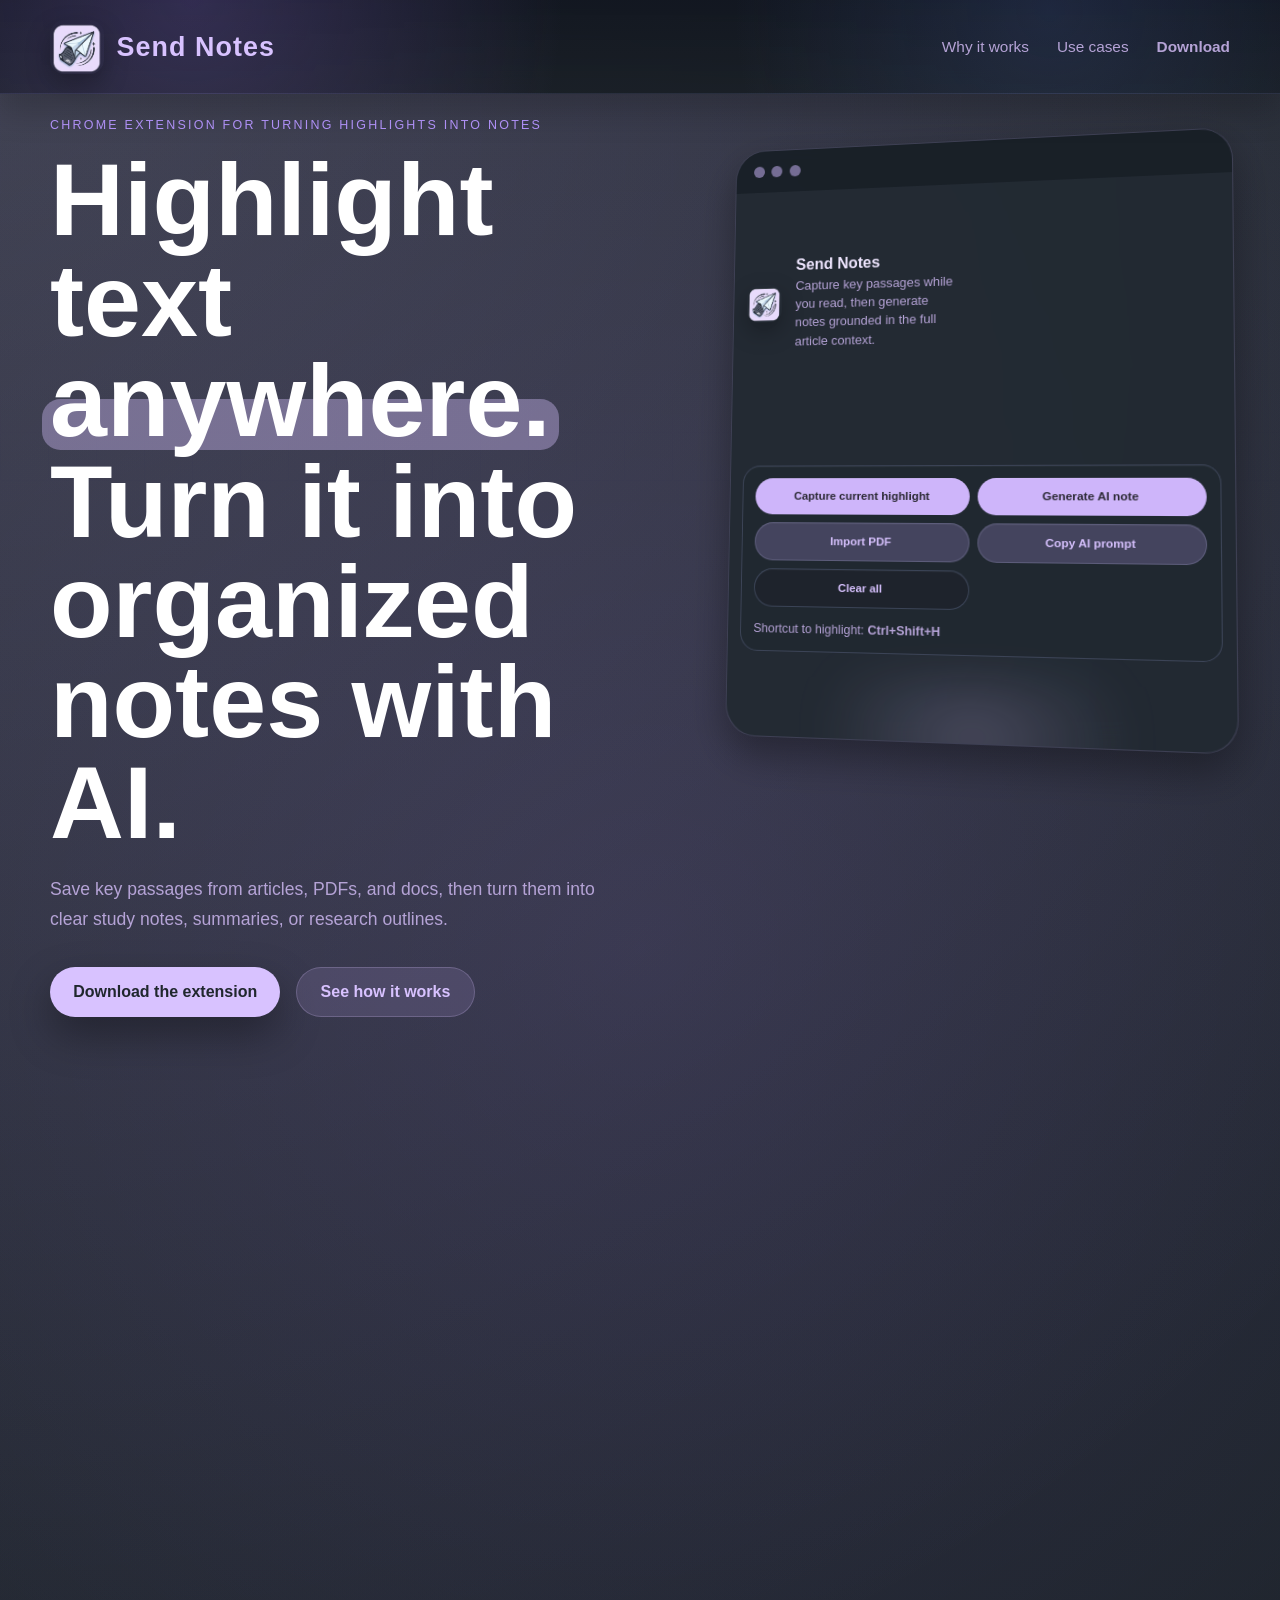
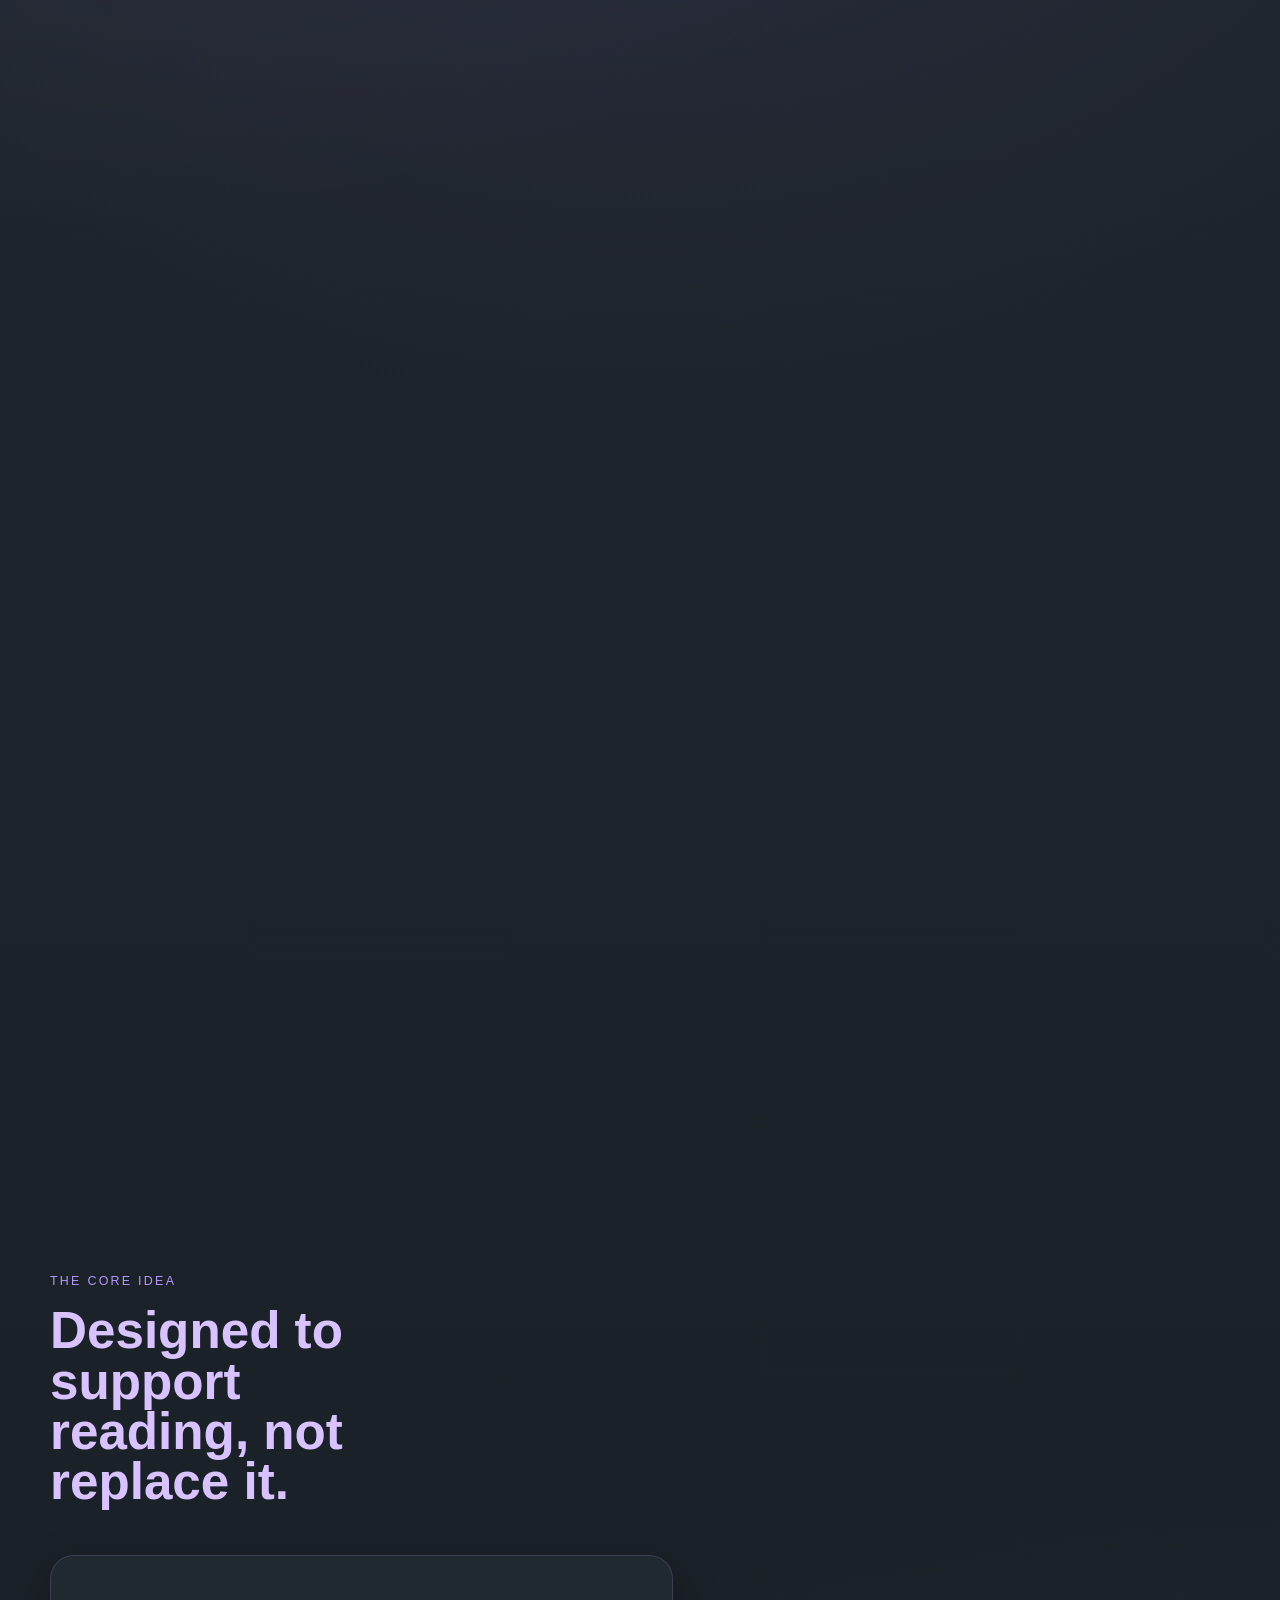
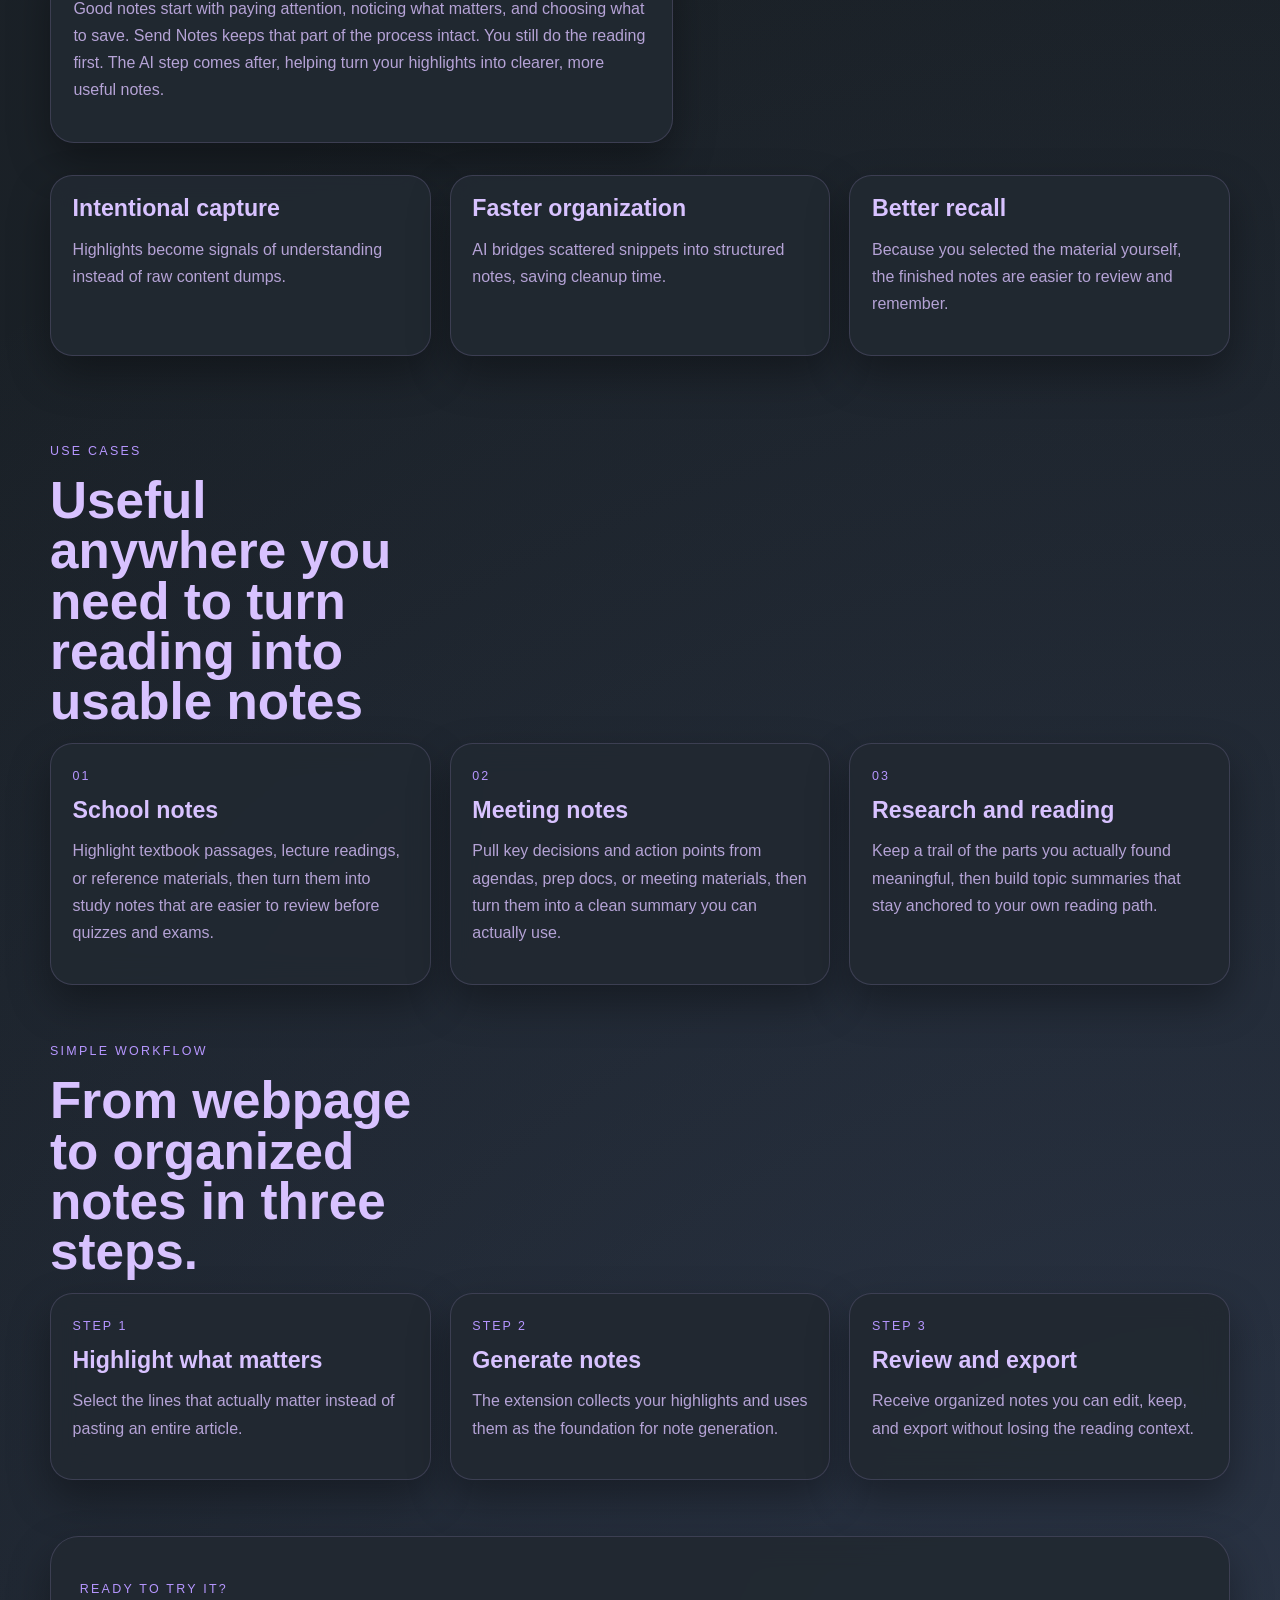
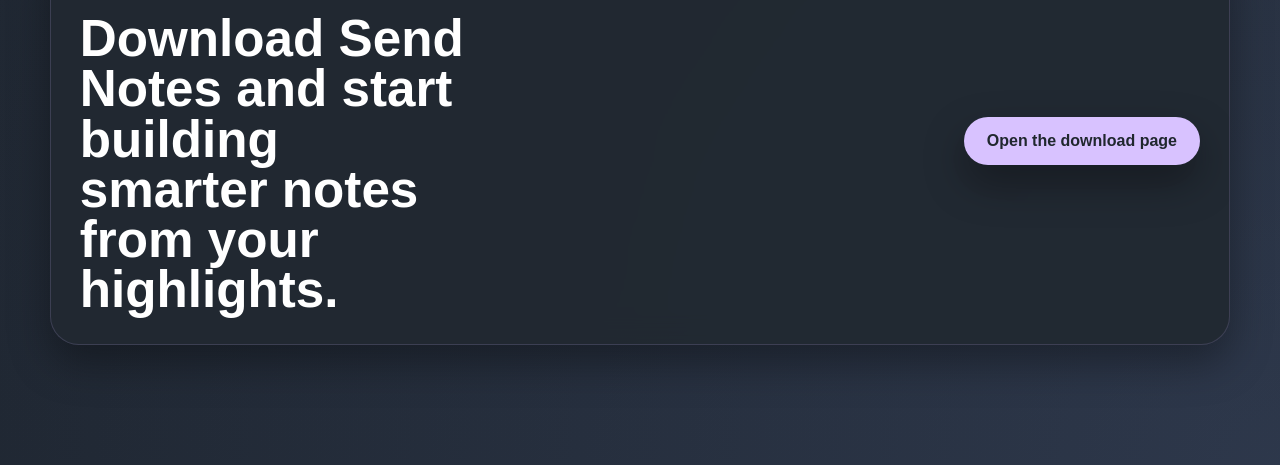
<file: index.html>
<!DOCTYPE html>
<html lang="en">
<head>
  <meta charset="UTF-8">
  <meta name="viewport" content="width=device-width, initial-scale=1.0">
  <title>Send Notes | Highlight less friction, keep the reading</title>
  <meta
    name="description"
    content="Send Notes helps Chrome users turn highlighted text into cohesive AI-assisted notes without skipping the reading process."
  >
  <link rel="stylesheet" href="styles.css">
</head>
<body>
  <div class="page-shell">
    <header class="site-header">
      <a class="brand" href="#top">
        <img class="brand-logo" src="assets/logofin.png" alt="Send Notes logo">
        <span>Send Notes</span>
      </a>
      <nav class="top-nav">
        <a href="#idea">Why it works</a>
        <a href="#use-cases">Use cases</a>
        <a class="nav-download" href="#download">Download</a>
      </nav>
    </header>

    <main id="top">
      <section class="hero-sequence reveal" data-hero-sequence>
        <div class="hero-stage">
          <div class="hero-copy">
            <p class="eyebrow">Chrome extension for turning highlights into notes</p>
            <h1>Highlight text <span class="headline-highlight">anywhere.</span> Turn it into organized notes with AI.</h1>
            <p class="hero-text">
              Save key passages from articles, PDFs, and docs, then turn them into clear study notes, summaries, or research outlines.
            </p>
            <div class="hero-actions">
              <a class="button button-primary" href="#download">Download the extension</a>
              <a class="button button-secondary" href="#idea">See how it works</a>
            </div>
          </div>

          <div class="hero-panel">
            <div class="note-window popup-preview">
              <div class="window-top">
                <span></span><span></span><span></span>
              </div>
              <div class="popup-scroll-shell">
                <div class="popup-scroll-track" data-popup-track>
                  <div class="popup-viewport">

                    <section class="preview-section preview-hero">
                      <div class="mini-brand">
                        <img class="brand-logo brand-logo-small" src="assets/logofin.png" alt="Send Notes logo">
                        <div>
                          <strong>Send Notes</strong>
                          <p class="preview-subtitle">Capture key passages while you read, then generate notes grounded in the full article context.</p>
                        </div>
                      </div>
                    </section>

                    <section class="preview-section preview-panel">
                      <div class="preview-button-grid">
                        <button type="button" class="preview-button preview-button-primary">Capture current highlight</button>
                        <button type="button" class="preview-button preview-button-primary">Generate AI note</button>
                        <button type="button" class="preview-button preview-button-secondary">Import PDF</button>
                        <button type="button" class="preview-button preview-button-secondary">Copy AI prompt</button>
                        <button type="button" class="preview-button preview-button-ghost">Clear all</button>
                      </div>
                      <p class="preview-hint">Shortcut to highlight: <strong>Ctrl+Shift+H</strong></p>
                    </section>

                    <section class="preview-section preview-panel">
                      <div class="preview-disclosure">
                        <strong>AI settings</strong>
                        <span class="preview-plus">+</span>
                      </div>
                    </section>

                    <section class="preview-section preview-panel">
                      <div class="preview-disclosure">
                        <strong>Additional context</strong>
                        <span class="preview-plus">+</span>
                      </div>
                    </section>

                    <section class="preview-section preview-panel">
                      <div class="preview-panel-head">
                        <strong>Sources</strong>
                        <span class="preview-count">0</span>
                      </div>
                      <p class="preview-empty">No imported sources yet.</p>
                    </section>

                    <section class="preview-section preview-panel">
                      <div class="preview-panel-head">
                        <strong>Notes so far</strong>
                        <button type="button" class="preview-export">Export for Word</button>
                      </div>
                      <p class="preview-empty">No notes yet.</p>
                    </section>

                    <section class="preview-section preview-panel">
                      <div class="preview-panel-head">
                        <strong>Captured highlights</strong>
                        <span class="preview-count">0</span>
                      </div>
                      <p class="preview-empty">No highlights captured yet.</p>
                    </section>

                  </div>
                </div>
              </div>
            </div>
          </div>

        </div>
      </section>

      <section id="idea" class="story-grid reveal">
        <div class="section-heading">
          <p class="eyebrow">The core idea</p>
          <h2>Designed to support reading, not replace it.</h2>
        </div>
        <div class="story-card">
          <p>
            Good notes start with paying attention, noticing what matters, and choosing what to save. Send Notes keeps that part of the process intact. You still do the reading first. The AI step comes after, helping turn your highlights into clearer, more useful notes.
          </p>
        </div>
        <div class="principles">
          <article class="principle-card">
            <h3>Intentional capture</h3>
            <p>Highlights become signals of understanding instead of raw content dumps.</p>
          </article>
          <article class="principle-card">
            <h3>Faster organization</h3>
            <p>AI bridges scattered snippets into structured notes, saving cleanup time.</p>
          </article>
          <article class="principle-card">
            <h3>Better recall</h3>
            <p>Because you selected the material yourself, the finished notes are easier to review and remember.</p>
          </article>
        </div>
      </section>

      <section id="use-cases" class="use-cases reveal">
        <div class="section-heading">
          <p class="eyebrow">Use cases</p>
          <h2>Useful anywhere you need to turn reading into usable notes</h2>
        </div>
        <div class="case-grid">
          <article class="case-card">
            <div class="case-number">01</div>
            <h3>School notes</h3>
            <p>
              Highlight textbook passages, lecture readings, or reference materials, then turn them into study notes that are easier to review before quizzes and exams.
            </p>
          </article>
          <article class="case-card">
            <div class="case-number">02</div>
            <h3>Meeting notes</h3>
            <p>
              Pull key decisions and action points from agendas, prep docs, or meeting materials, then turn them into a clean summary you can actually use.
            </p>
          </article>
          <article class="case-card">
            <div class="case-number">03</div>
            <h3>Research and reading</h3>
            <p>
              Keep a trail of the parts you actually found meaningful, then build topic summaries
              that stay anchored to your own reading path.
            </p>
          </article>
        </div>
      </section>

      <section class="timeline reveal">
        <div class="section-heading">
          <p class="eyebrow">Simple workflow</p>
          <h2>From webpage to organized notes in three steps.</h2>
        </div>
        <div class="timeline-list">
          <article class="timeline-item">
            <span class="timeline-step">Step 1</span>
            <h3>Highlight what matters</h3>
            <p>Select the lines that actually matter instead of pasting an entire article.</p>
          </article>
          <article class="timeline-item">
            <span class="timeline-step">Step 2</span>
            <h3>Generate notes</h3>
            <p>The extension collects your highlights and uses them as the foundation for note generation.</p>
          </article>
          <article class="timeline-item">
            <span class="timeline-step">Step 3</span>
            <h3>Review and export</h3>
            <p>Receive organized notes you can edit, keep, and export without losing the reading context.</p>
          </article>
        </div>
      </section>

      <section id="download" class="download-cta reveal">
        <div>
          <p class="eyebrow">Ready to try it?</p>
          <h2>Download Send Notes and start building smarter notes from your highlights.</h2>
        </div>
        <a class="button button-primary" href="download.html">Open the download page</a>
      </section>
    </main>
  </div>

  <script src="script.js"></script>
</body>
</html>
</file>
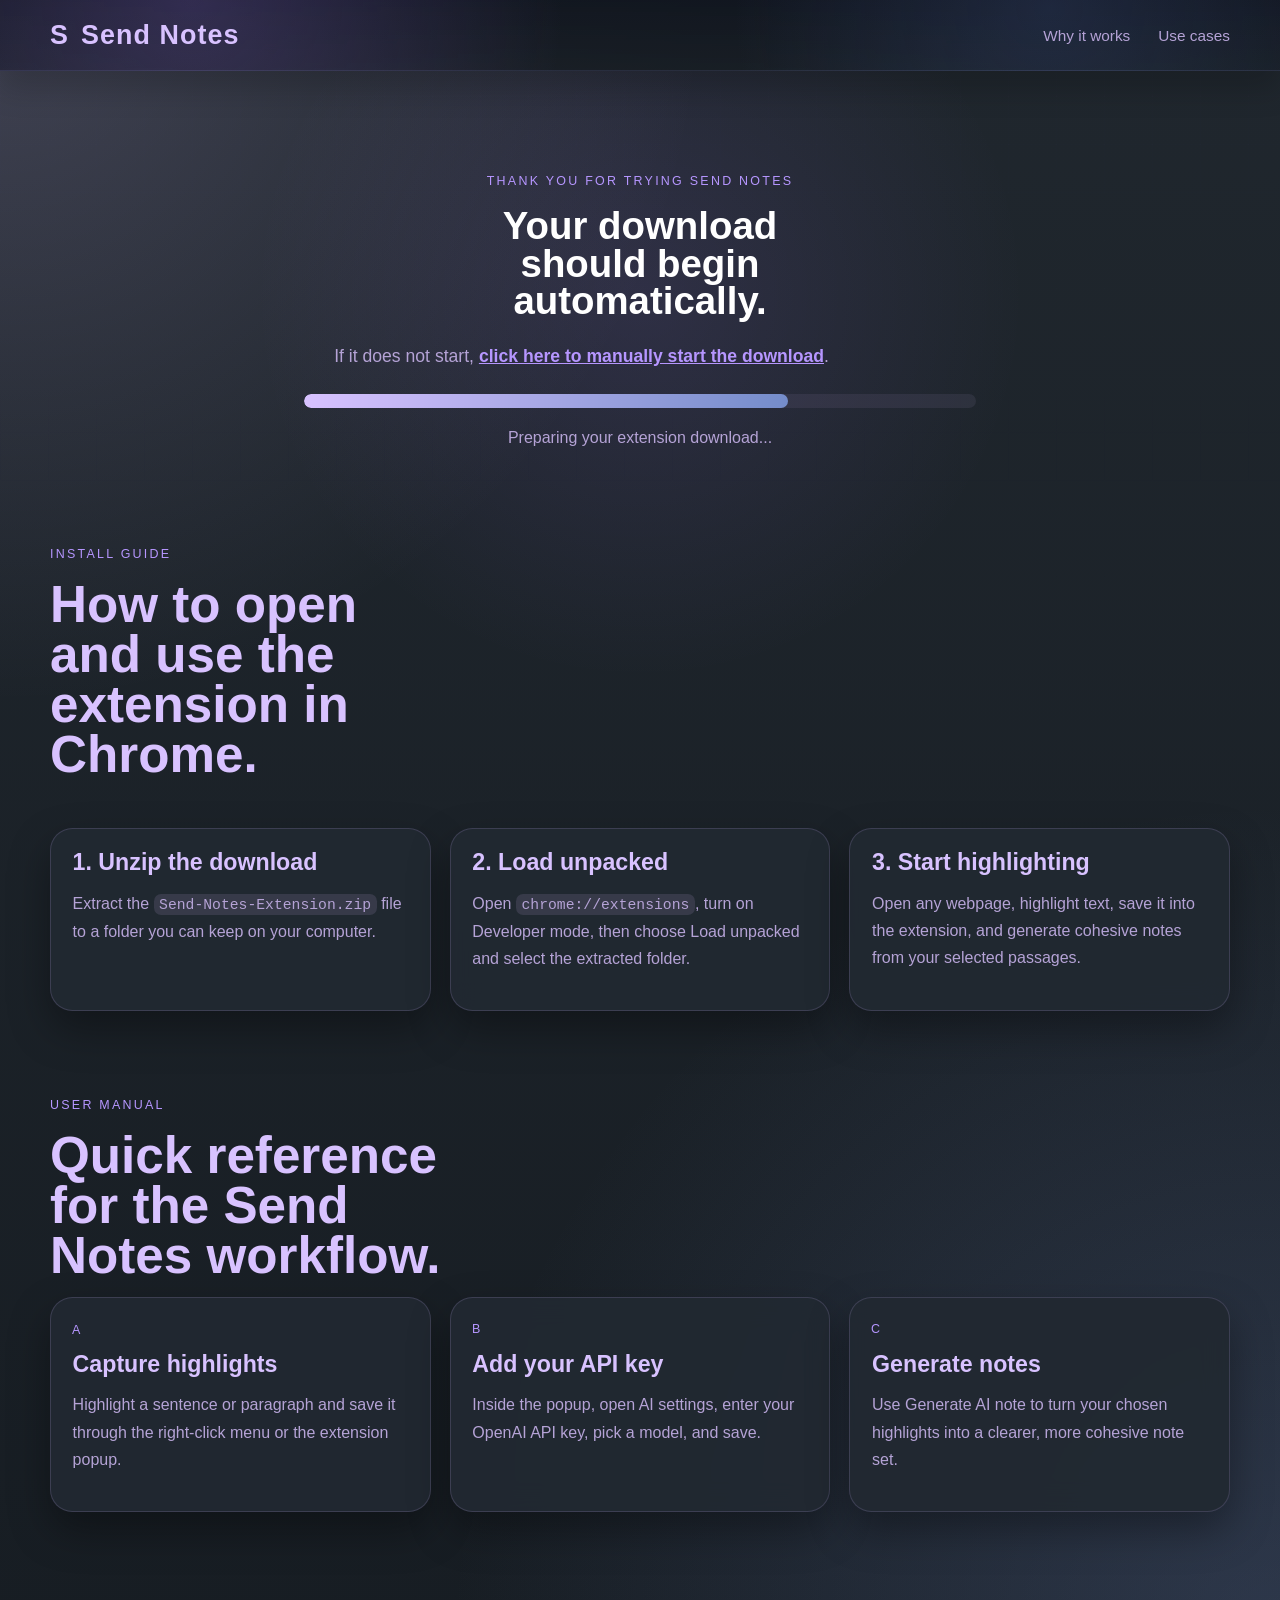
<file: download/index.html>
<!DOCTYPE html>
<html lang="en">
<head>
  <meta charset="UTF-8">
  <meta name="viewport" content="width=device-width, initial-scale=1.0">
  <title>Download Send Notes</title>
  <meta
    name="description"
    content="Download Send Notes for Chrome and follow the quick setup steps to start turning highlights into cohesive notes."
  >
  <link rel="stylesheet" href="../styles.css">
</head>
<body>
  <div class="page-shell">
    <header class="site-header">
      <a class="brand" href="../">
        <span class="brand-mark" aria-hidden="true">S</span>
        <span>Send Notes</span>
      </a>
      <nav class="top-nav">
        <a href="../#idea">Why it works</a>
        <a href="../#use-cases">Use cases</a>
      </nav>
    </header>

    <main>
      <section class="download-page reveal is-visible">
        <div class="download-intro">
          <p class="eyebrow">Thank you for trying Send Notes</p>
          <h1 class="download-title">Your download should begin automatically.</h1>
          <p class="hero-text">
            If it does not start, <a class="inline-link" id="manual-download-link" href="../assets/Send-Notes-Extension.zip" download>click here to manually start the download</a>.
          </p>
          <div class="download-status">
            <div class="progress-bar">
              <span id="progress-fill"></span>
            </div>
            <p id="download-message">Preparing your extension download...</p>
          </div>
        </div>
      </section>

      <section class="story-grid reveal is-visible">
        <div class="section-heading">
          <p class="eyebrow">Install guide</p>
          <h2>How to open and use the extension in Chrome.</h2>
        </div>
        <div class="principles">
          <article class="principle-card">
            <h3>1. Unzip the download</h3>
            <p>Extract the <code>Send-Notes-Extension.zip</code> file to a folder you can keep on your computer.</p>
          </article>
          <article class="principle-card">
            <h3>2. Load unpacked</h3>
            <p>Open <code>chrome://extensions</code>, turn on Developer mode, then choose Load unpacked and select the extracted folder.</p>
          </article>
          <article class="principle-card">
            <h3>3. Start highlighting</h3>
            <p>Open any webpage, highlight text, save it into the extension, and generate cohesive notes from your selected passages.</p>
          </article>
        </div>
      </section>

      <section class="use-cases reveal is-visible">
        <div class="section-heading">
          <p class="eyebrow">User manual</p>
          <h2>Quick reference for the Send Notes workflow.</h2>
        </div>
        <div class="case-grid">
          <article class="case-card">
            <div class="case-number">A</div>
            <h3>Capture highlights</h3>
            <p>Highlight a sentence or paragraph and save it through the right-click menu or the extension popup.</p>
          </article>
          <article class="case-card">
            <div class="case-number">B</div>
            <h3>Add your API key</h3>
            <p>Inside the popup, open AI settings, enter your OpenAI API key, pick a model, and save.</p>
          </article>
          <article class="case-card">
            <div class="case-number">C</div>
            <h3>Generate notes</h3>
            <p>Use Generate AI note to turn your chosen highlights into a clearer, more cohesive note set.</p>
          </article>
        </div>
      </section>
    </main>
  </div>

  <script src="download.js"></script>
</body>
</html>
</file>
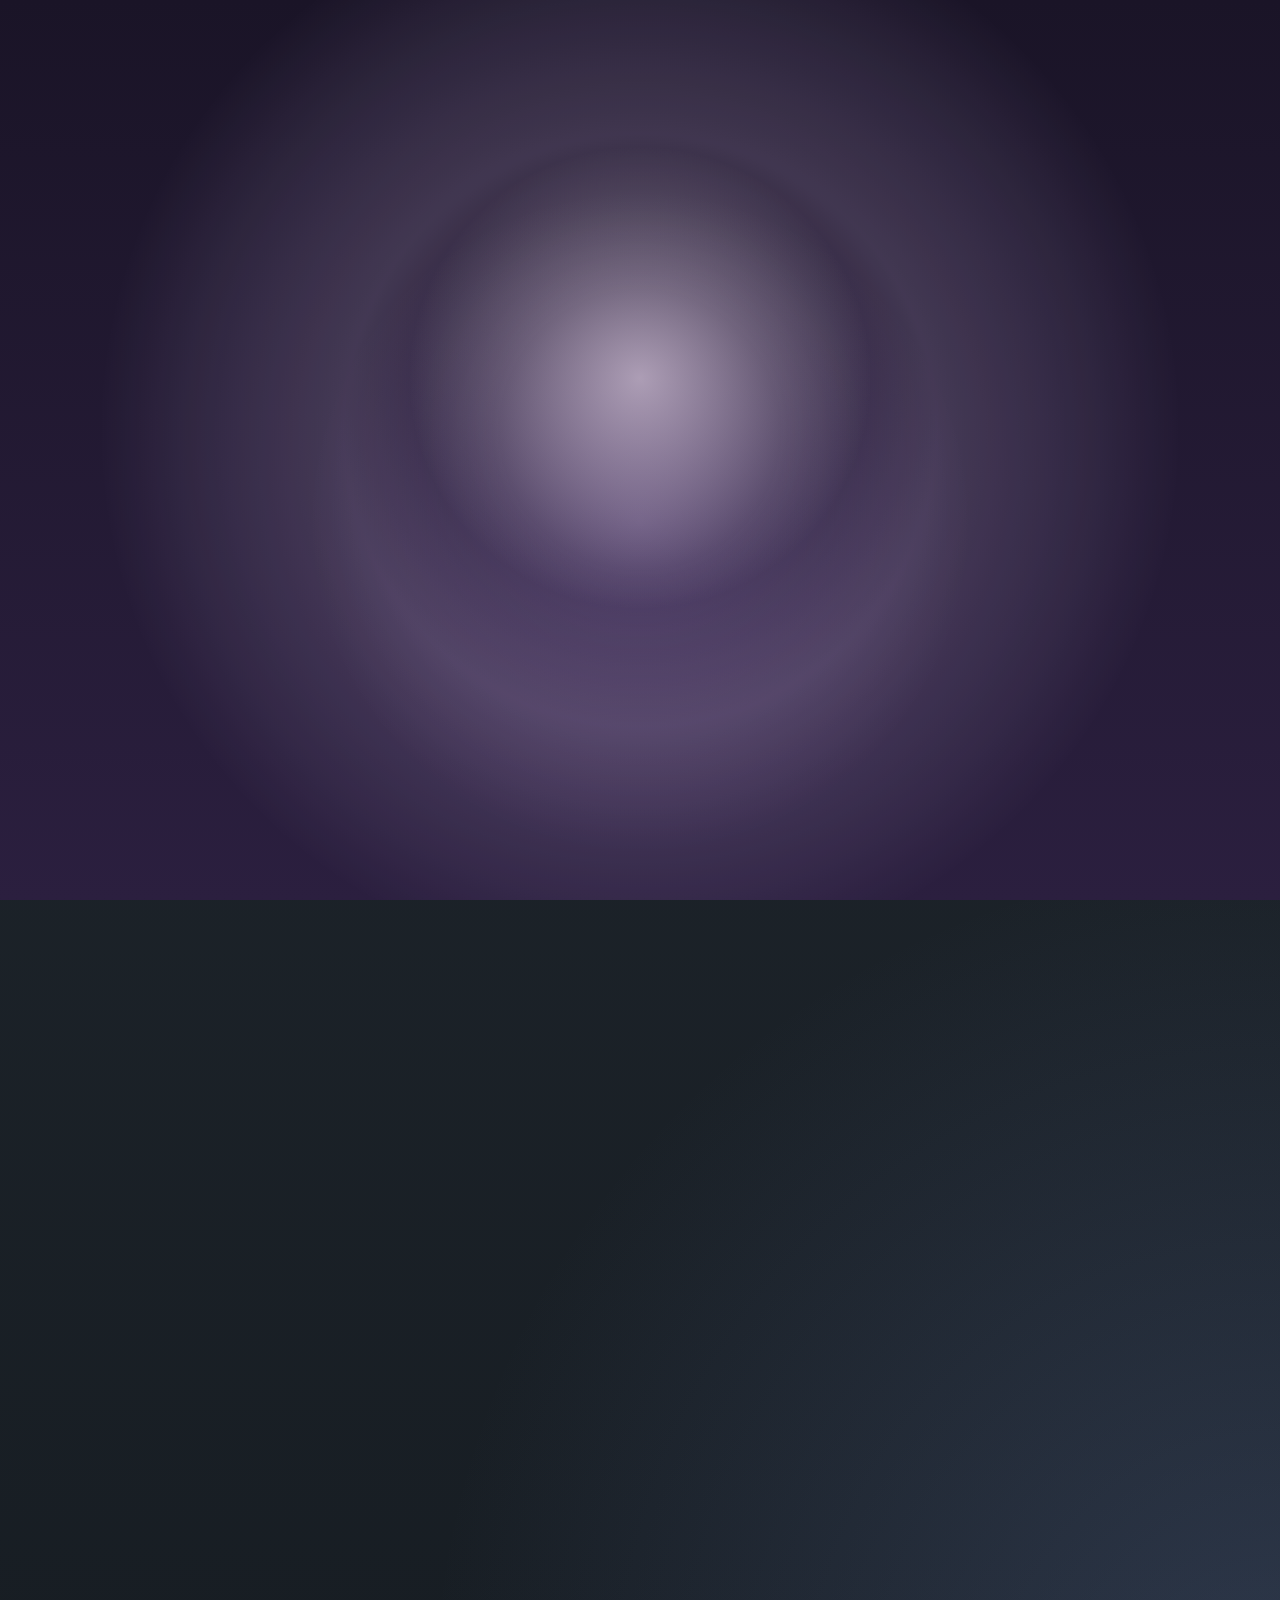
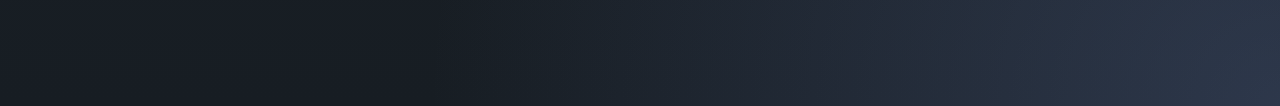
<file: download.html>
<!DOCTYPE html>
<html lang="en">
<head>
  <meta charset="UTF-8">
  <meta name="viewport" content="width=device-width, initial-scale=1.0">
  <title>Download Send Notes</title>
  <meta
    name="description"
    content="Download Send Notes for Chrome and follow the quick setup steps to start turning highlights into cohesive notes."
  >
  <link rel="stylesheet" href="styles.css">
</head>
<body class="download-experience">
  <div class="download-cinematic" id="download-cinematic" aria-hidden="true">
    <div class="cinematic-wash"></div>
    <div class="cinematic-glow"></div>
  </div>

  <div class="page-shell">
    <header class="site-header">
      <a class="brand" href="index.html">
        <img class="brand-logo" src="assets/logofin.png" alt="Send Notes logo">
        <span>Send Notes</span>
      </a>
      <nav class="top-nav">
        <a href="index.html#idea">Why it works</a>
        <a href="index.html#use-cases">Use cases</a>
      </nav>
    </header>

    <main class="download-main" id="download-main">
      <section class="download-page reveal is-visible">
        <div class="download-intro">
          <p class="download-face">\(●_●)/</p>
          <p class="eyebrow">Thank you for trying Send Notes</p>
          <h1 class="download-title">Your download should begin automatically.</h1>
          <p class="hero-text download-copy">
            If it does not start, <a class="inline-link" id="manual-download-link" href="assets/Send-Notes-Extension.zip" download>click here to manually start the download</a>.
          </p>
          <div class="download-status">
            <div class="progress-bar">
              <span id="progress-fill"></span>
            </div>
            <p id="download-message">Download triggered. If nothing happened, use the manual download link above.</p>
          </div>
        </div>
      </section>

      <section class="story-grid reveal is-visible">
        <div class="section-heading">
          <p class="eyebrow">Install guide</p>
          <h2>How to open and use the extension in Chrome.</h2>
        </div>
        <div class="principles">
          <article class="principle-card">
            <h3>1. Unzip the download</h3>
            <p>Extract the <code>Send-Notes-Extension.zip</code> file to a folder you can keep on your computer.</p>
          </article>
          <article class="principle-card">
            <h3>2. Load unpacked</h3>
            <p>Open <code>chrome://extensions</code>, turn on Developer mode, then choose Load unpacked and select the extracted folder.</p>
          </article>
          <article class="principle-card">
            <h3>3. Start highlighting</h3>
            <p>Open any webpage, highlight text, save it into the extension, and generate cohesive notes from your selected passages.</p>
          </article>
        </div>
      </section>

      <section class="use-cases reveal is-visible">
        <div class="section-heading">
          <p class="eyebrow">User manual</p>
          <h2>Quick reference for the Send Notes workflow.</h2>
        </div>
        <div class="case-grid">
          <article class="case-card">
            <div class="case-number">A</div>
            <h3>Capture highlights</h3>
            <p>Highlight a sentence or paragraph and save it through the right-click menu or the extension popup.</p>
          </article>
          <article class="case-card">
            <div class="case-number">B</div>
            <h3>Add your API key</h3>
            <p>Inside the popup, open AI settings, enter your OpenAI API key, pick a model, and save.</p>
          </article>
          <article class="case-card">
            <div class="case-number">C</div>
            <h3>Generate notes</h3>
            <p>Use Generate AI note to turn your chosen highlights into a clearer, more cohesive note set.</p>
          </article>
        </div>
      </section>
    </main>
  </div>

  <audio id="download-audio" preload="auto" src="assets/down.mp3"></audio>
  <script src="download-page.js"></script>
</body>
</html>
</file>
<file: styles.css>
:root {
  color-scheme: dark;
  --bg: #20272e;
  --bg-deep: #171d23;
  --panel: rgba(33, 41, 49, 0.94);
  --panel-border: rgba(204, 178, 255, 0.16);
  --ink: #d8c2ff;
  --muted: #b5a3d6;
  --line: rgba(216, 194, 255, 0.16);
  --accent: #d8c2ff;
  --accent-dark: #b696ff;
  --accent-soft: rgba(204, 178, 255, 0.14);
  --surface: rgba(25, 31, 38, 0.92);
  --surface-2: rgba(42, 52, 62, 0.78);
  --card: rgba(33, 41, 49, 0.9);
  --shadow: 0 18px 40px rgba(0, 0, 0, 0.34);
  --headline: "Segoe UI", "Helvetica Neue", Arial, sans-serif;
  --body: "Segoe UI", "Helvetica Neue", Arial, sans-serif;
}

* {
  box-sizing: border-box;
}

html {
  scroll-behavior: smooth;
}

body {
  margin: 0;
  font-family: var(--body);
  color: var(--ink);
  background:
    radial-gradient(circle at top left, rgba(216, 194, 255, 0.18), transparent 34%),
    radial-gradient(circle at bottom right, rgba(116, 140, 202, 0.24), transparent 40%),
    radial-gradient(circle at 50% 18%, rgba(168, 123, 255, 0.12), transparent 26%),
    linear-gradient(180deg, var(--bg) 0%, var(--bg-deep) 100%);
  min-height: 100vh;
}

body.download-experience {
  overflow-x: hidden;
}

body::before {
  content: "";
  position: fixed;
  inset: 0;
  pointer-events: none;
  background-image:
    linear-gradient(rgba(216, 194, 255, 0.06) 1px, transparent 1px),
    linear-gradient(90deg, rgba(216, 194, 255, 0.06) 1px, transparent 1px);
  background-size: 3rem 3rem;
  mask-image: linear-gradient(180deg, rgba(0, 0, 0, 0.5), transparent 80%);
  opacity: 0.35;
}

.page-shell {
  width: min(1180px, calc(100% - 2rem));
  margin: 0 auto;
  padding-bottom: 4rem;
}

.site-header {
  position: sticky;
  top: 0;
  display: flex;
  justify-content: space-between;
  align-items: center;
  gap: 1rem;
  padding: 1.25rem 0;
  position: sticky;
  isolation: isolate;
  backdrop-filter: blur(18px);
  z-index: 10;
}

.site-header::before {
  content: "";
  position: absolute;
  top: 0;
  bottom: 0;
  left: 50%;
  width: 100vw;
  transform: translateX(-50%);
  background:
    radial-gradient(circle at 15% 0%, rgba(94, 74, 145, 0.42), transparent 34%),
    radial-gradient(circle at 82% 12%, rgba(62, 82, 138, 0.28), transparent 30%),
    linear-gradient(180deg, rgba(17, 22, 31, 0.96) 0%, rgba(23, 29, 35, 0.9) 100%);
  border-bottom: 1px solid rgba(118, 126, 167, 0.22);
  box-shadow: 0 18px 30px rgba(0, 0, 0, 0.18);
  z-index: -1;
}

.brand,
.top-nav a,
.button {
  text-decoration: none;
}

.brand {
  display: inline-flex;
  align-items: center;
  gap: 0.75rem;
  font-family: var(--headline);
  font-size: 1.68rem;
  font-weight: 700;
  color: var(--ink);
  letter-spacing: 0.04em;
}

.brand-logo {
  width: 3.4rem;
  height: 3.4rem;
  border-radius: 0.9rem;
  object-fit: cover;
  box-shadow: 0 10px 24px rgba(0, 0, 0, 0.28);
  flex-shrink: 0;
}

.brand-logo-small {
  width: 2.4rem;
  height: 2.4rem;
  border-radius: 0.78rem;
}

.top-nav {
  display: flex;
  gap: 1.75rem;
  flex-wrap: wrap;
  align-items: center;
}

.top-nav a {
  color: var(--muted);
  font-size: 0.96rem;
}

.top-nav a:hover {
  color: var(--ink);
}

.nav-download {
  font-weight: 800;
  color: var(--muted);
}

.nav-download:hover {
  color: var(--ink);
}

section {
  margin: 3.5rem 0;
}

.hero-sequence,
.story-grid,
.download-cta {
  display: grid;
  gap: 2rem;
}

.hero-sequence {
  min-height: 300vh;
  margin-top: 0.5rem;
}

.hero-stage {
  display: grid;
  grid-template-columns: 1.02fr 0.98fr;
  gap: 2rem;
  align-items: start;
}

.hero-copy,
.hero-panel {
  position: sticky;
  top: 5.4rem;
}

.eyebrow {
  text-transform: uppercase;
  letter-spacing: 0.18em;
  font-size: 0.78rem;
  color: var(--accent-dark);
  margin-bottom: 0.9rem;
}

h1,
h2,
h3 {
  font-family: var(--headline);
  line-height: 0.98;
  margin: 0;
}

h1 {
  font-size: clamp(3.2rem, 8vw, 6.5rem);
  max-width: 11ch;
  color: #ffffff;
}

.headline-highlight {
  position: relative;
  display: inline;
  isolation: isolate;
}

.headline-highlight::after {
  content: "";
  position: absolute;
  left: -0.08em;
  right: -0.08em;
  bottom: 0.08em;
  height: 0.5em;
  border-radius: 0.18em;
  background: rgba(216, 194, 255, 0.38);
  transform: scaleX(0);
  transform-origin: left center;
  z-index: -1;
  animation: headlineSweep 1.1s cubic-bezier(0.22, 1, 0.36, 1) 1s forwards;
}

@keyframes headlineSweep {
  0% {
    transform: scaleX(0);
    opacity: 0.2;
  }

  65% {
    transform: scaleX(1.02);
    opacity: 1;
  }

  100% {
    transform: scaleX(1);
    opacity: 1;
  }
}

h2 {
  font-size: clamp(2rem, 4vw, 3.5rem);
  max-width: 14ch;
}

h3 {
  font-size: 1.45rem;
  margin-bottom: 0.8rem;
}

p {
  line-height: 1.7;
  font-size: 1rem;
  color: var(--muted);
}

code {
  font-family: "Consolas", "Courier New", monospace;
  font-size: 0.92em;
  background: rgba(216, 194, 255, 0.12);
  padding: 0.18rem 0.35rem;
  border-radius: 0.45rem;
}

.hero-text {
  max-width: 60ch;
  font-size: 1.1rem;
  margin: 1.4rem 0 0;
}

.hero-scroll-hint {
  margin-top: 1rem;
  max-width: 34ch;
  font-size: 0.96rem;
  color: var(--accent-dark);
}

.hero-actions {
  display: flex;
  gap: 1rem;
  flex-wrap: wrap;
  margin-top: 2rem;
}

.button {
  display: inline-flex;
  align-items: center;
  justify-content: center;
  border-radius: 999px;
  padding: 0.95rem 1.45rem;
  font-weight: 700;
  transition: transform 160ms ease, box-shadow 160ms ease, background 160ms ease;
}

.button:hover {
  transform: translateY(-2px);
}

.button-primary {
  background: var(--accent);
  color: #20272e;
  box-shadow: var(--shadow);
}

.button-secondary {
  color: var(--ink);
  border: 1px solid rgba(216, 194, 255, 0.22);
  background: var(--accent-soft);
}

.hero-panel {
  position: sticky;
  padding-top: 2rem;
}

.note-window,
.story-card,
.principle-card,
.case-card,
.timeline-item,
.download-cta {
  background: var(--panel);
  border: 1px solid var(--panel-border);
  box-shadow: var(--shadow);
  backdrop-filter: blur(14px);
}

.note-window {
  border-radius: 2rem;
  overflow: hidden;
}

.popup-preview {
  position: relative;
  width: min(100%, 32rem);
  margin-left: auto;
  transform: perspective(1200px) rotateY(-10deg) rotateX(4deg) rotateZ(-0.4deg) translateY(0);
  transform-origin: center center;
  animation: popupBob 5.8s ease-in-out infinite;
  transition: transform 200ms ease;
}

.popup-preview::after {
  content: "";
  position: absolute;
  inset: auto 8% -8%;
  height: 18%;
  background: radial-gradient(circle, rgba(216, 194, 255, 0.2), transparent 70%);
  filter: blur(24px);
  z-index: -1;
}

@keyframes popupBob {
  0% {
    transform: perspective(1200px) rotateY(-10deg) rotateX(4deg) rotateZ(-0.4deg) translateY(0);
  }

  50% {
    transform: perspective(1200px) rotateY(-10deg) rotateX(4deg) rotateZ(-0.4deg) translateY(-9px);
  }

  100% {
    transform: perspective(1200px) rotateY(-10deg) rotateX(4deg) rotateZ(-0.4deg) translateY(0);
  }
}

.window-top {
  display: flex;
  gap: 0.45rem;
  padding: 1rem 1.2rem;
  background: rgba(18, 24, 30, 0.55);
}

.window-top span {
  width: 0.75rem;
  height: 0.75rem;
  border-radius: 50%;
  background: rgba(179, 161, 220, 0.6);
}

.mini-brand {
  display: flex;
  align-items: center;
  gap: 0.9rem;
  margin-bottom: 0.1rem;
  color: #efe6ff;
}

.mini-brand strong {
  display: block;
  margin-bottom: 0.15rem;
  font-size: 1.02rem;
}

.preview-subtitle {
  margin: 0;
  max-width: 23ch;
  font-size: 0.83rem;
  line-height: 1.45;
}

.popup-scroll-shell {
  position: relative;
  height: 35rem;
  overflow: hidden;
}

.popup-scroll-track {
  will-change: transform;
}

.popup-viewport {
  padding: 0.78rem 0.82rem 0.88rem;
  display: grid;
  gap: 0.34rem;
}

.preview-section {
  background: transparent;
}

.preview-hero {
  padding: 0 0.04rem 0.02rem;
}

.preview-panel {
  padding: 0.72rem 0.82rem;
  border-radius: 1.15rem;
  background: rgba(33, 41, 49, 0.94);
  border: 1px solid rgba(108, 120, 159, 0.36);
  box-shadow: inset 0 1px 0 rgba(255, 255, 255, 0.03);
}

.preview-panel-head {
  display: flex;
  align-items: center;
  justify-content: space-between;
  gap: 0.8rem;
  margin-bottom: 0.42rem;
  color: var(--ink);
}

.preview-panel-head strong,
.preview-disclosure strong {
  font-size: 0.78rem;
  font-weight: 700;
  color: var(--ink);
}

.preview-count {
  display: inline-flex;
  align-items: center;
  justify-content: center;
  min-width: 1.8rem;
  height: 1.8rem;
  padding: 0 0.48rem;
  border-radius: 999px;
  background: rgba(112, 104, 144, 0.34);
  color: var(--ink);
  font-size: 0.72rem;
}

.preview-button-grid {
  display: grid;
  grid-template-columns: repeat(2, minmax(0, 1fr));
  gap: 0.5rem;
}

.preview-button {
  width: 100%;
  border: 0;
  border-radius: 999px;
  padding: 0.72rem 0.78rem;
  font: inherit;
  font-size: 0.74rem;
  font-weight: 700;
  text-align: center;
  box-shadow: inset 0 1px 0 rgba(255, 255, 255, 0.03);
}

.preview-button-primary {
  background: #ceb5fa;
  color: #2a2833;
}

.preview-button-secondary {
  background: rgba(78, 76, 106, 0.82);
  color: var(--ink);
  border: 1px solid rgba(135, 131, 170, 0.38);
}

.preview-button-ghost {
  grid-column: 1 / 2;
  background: rgba(30, 36, 45, 0.9);
  color: var(--ink);
  border: 1px solid rgba(85, 97, 125, 0.54);
}

.preview-hint {
  margin: 0.68rem 0 0;
  font-size: 0.8rem;
}

.preview-disclosure {
  display: flex;
  align-items: center;
  justify-content: space-between;
  gap: 0.8rem;
  min-height: 2.45rem;
  padding: 0.02rem;
}

.preview-plus {
  color: var(--ink);
  font-size: 1.2rem;
  font-weight: 700;
  line-height: 1;
}

.preview-export {
  border: 1px solid rgba(135, 131, 170, 0.48);
  background: rgba(84, 78, 111, 0.9);
  color: #e7ddff;
  border-radius: 999px;
  padding: 0.48rem 0.9rem;
  font: inherit;
  font-size: 0.72rem;
  font-weight: 700;
}

.preview-empty {
  margin: 0;
  font-size: 0.72rem;
  color: var(--muted);
}

.preview-empty + .preview-empty {
  margin-top: 0.55rem;
}

.section-heading {
  margin-bottom: 1rem;
}

.story-grid {
  grid-template-columns: 1fr;
}

.story-card {
  padding: 1.4rem;
  border-radius: 1.5rem;
  max-width: 70ch;
}

.principles,
.case-grid,
.timeline-list {
  display: grid;
  gap: 1.2rem;
}

.principles {
  grid-template-columns: repeat(3, minmax(0, 1fr));
}

.principle-card,
.case-card,
.timeline-item {
  padding: 1.35rem;
  border-radius: 1.4rem;
}

.use-cases {
  padding-top: 1rem;
}

.case-grid {
  grid-template-columns: repeat(3, minmax(0, 1fr));
}

.case-number,
.timeline-step {
  display: inline-block;
  font-size: 0.78rem;
  letter-spacing: 0.16em;
  text-transform: uppercase;
  color: var(--accent-dark);
  margin-bottom: 1rem;
}

.timeline-list {
  grid-template-columns: repeat(3, minmax(0, 1fr));
}

.download-cta {
  grid-template-columns: 1.2fr auto;
  align-items: center;
  padding: 1.8rem;
  border-radius: 1.8rem;
}

.download-cta h2 {
  color: #ffffff;
}

.download-page {
  padding: 2rem 0 0.5rem;
}

.download-title {
  max-width: 18ch;
  margin-inline: auto;
  font-size: clamp(1.9rem, 3vw, 2.6rem);
}

.inline-link {
  color: var(--accent-dark);
  font-weight: 700;
}

.download-status {
  max-width: 42rem;
  margin: 1.35rem auto 0;
  text-align: center;
}

.download-intro {
  max-width: 44rem;
  margin: 0 auto;
  text-align: center;
}

.download-face {
  margin: 0 0 1rem;
  color: #ffffff;
  font-size: clamp(1.35rem, 2.2vw, 1.8rem);
  letter-spacing: 0.04em;
}

body.download-live .download-face {
  animation: downloadFaceHop 420ms cubic-bezier(0.22, 1, 0.36, 1) 1;
}

.download-copy {
  margin-inline: auto;
}

.download-main {
  opacity: 0;
  filter: blur(18px);
  transform: scale(0.985);
  pointer-events: none;
}

body.download-live .download-main {
  opacity: 1;
  filter: blur(0);
  transform: scale(1);
  pointer-events: auto;
  transition: none;
}

.download-cinematic {
  position: fixed;
  inset: 0;
  z-index: 30;
  background: #000000;
  overflow: hidden;
}

.cinematic-wash,
.cinematic-glow {
  position: absolute;
  inset: 0;
}

.cinematic-wash {
  background:
    radial-gradient(circle at 50% 42%, rgba(216, 194, 255, 0.08), transparent 18%),
    linear-gradient(180deg, #000000 0%, #030305 60%, #07070a 100%);
  animation: cinematicDarkPulse 5.55s cubic-bezier(0.16, 0.84, 0.22, 1) forwards;
}

.cinematic-glow {
  background:
    radial-gradient(circle at 50% 48%, rgba(255, 246, 255, 0), rgba(255, 246, 255, 0) 16%, rgba(232, 203, 255, 0.18) 34%, rgba(219, 198, 255, 0.1) 48%, rgba(219, 198, 255, 0) 62%);
  mix-blend-mode: screen;
  opacity: 0;
  animation: cinematicGlow 5.55s cubic-bezier(0.16, 0.84, 0.22, 1) forwards;
}

@keyframes cinematicDarkPulse {
  0% {
    background:
      radial-gradient(circle at 50% 42%, rgba(216, 194, 255, 0), transparent 12%),
      linear-gradient(180deg, #000000 0%, #000000 100%);
  }

  38% {
    background:
      radial-gradient(circle at 50% 42%, rgba(216, 194, 255, 0.12), transparent 18%),
      radial-gradient(circle at 50% 60%, rgba(177, 142, 255, 0.08), transparent 30%),
      linear-gradient(180deg, #020205 0%, #0b0912 100%);
  }

  72% {
    background:
      radial-gradient(circle at 50% 42%, rgba(234, 212, 255, 0.28), transparent 24%),
      radial-gradient(circle at 48% 58%, rgba(191, 148, 255, 0.14), transparent 36%),
      linear-gradient(180deg, #09070f 0%, #171226 100%);
  }

  100% {
    background:
      radial-gradient(circle at 50% 42%, rgba(255, 238, 255, 0.58), transparent 28%),
      radial-gradient(circle at 50% 58%, rgba(207, 170, 255, 0.26), transparent 40%),
      linear-gradient(180deg, #1a1427 0%, #2b1f3f 100%);
  }
}

@keyframes cinematicGlow {
  0% {
    opacity: 0;
    transform: scale(0.96);
  }

  70% {
    opacity: 0.55;
    transform: scale(1.04);
  }

  100% {
    opacity: 0.95;
    transform: scale(1.1);
  }
}

@keyframes downloadFaceHop {
  0% {
    transform: translateY(0);
  }

  35% {
    transform: translateY(-10px);
  }

  65% {
    transform: translateY(2px);
  }

  100% {
    transform: translateY(0);
  }
}

.progress-bar {
  height: 0.9rem;
  border-radius: 999px;
  background: rgba(216, 194, 255, 0.08);
  overflow: hidden;
}

.progress-bar span {
  display: block;
  width: 0;
  height: 100%;
  border-radius: inherit;
  background: linear-gradient(90deg, #d8c2ff, #748cca);
  transition: width 120ms linear;
}

.reveal {
  opacity: 0;
  transform: translateY(32px);
  transition: opacity 700ms ease, transform 700ms ease;
}

.reveal.is-visible {
  opacity: 1;
  transform: translateY(0);
}

@media (max-width: 960px) {
  .hero-stage,
  .download-cta,
  .principles,
  .case-grid,
  .timeline-list {
    grid-template-columns: 1fr;
  }

  .hero-sequence {
    min-height: auto;
  }

  .hero-stage {
    min-height: auto;
  }

  .hero-copy,
  .hero-panel {
    position: static;
  }

  .popup-preview {
    transform: none;
    animation: none;
    margin: 0;
    width: 100%;
  }

  .popup-scroll-shell {
    height: auto;
    overflow: visible;
  }

  .popup-scroll-track {
    transform: none !important;
  }

  .site-header {
    position: static;
    flex-direction: column;
    align-items: flex-start;
  }
}

@media (max-width: 640px) {
  .page-shell {
    width: min(100% - 1.1rem, 100%);
  }

  h1 {
    font-size: 2.95rem;
  }

  section {
    margin: 2.25rem 0;
  }

  .hero-copy {
    padding-top: 0.5rem;
  }

  .preview-button-grid,
  .preview-settings-grid {
    grid-template-columns: 1fr;
  }

  .button {
    width: 100%;
  }
}
</file>
